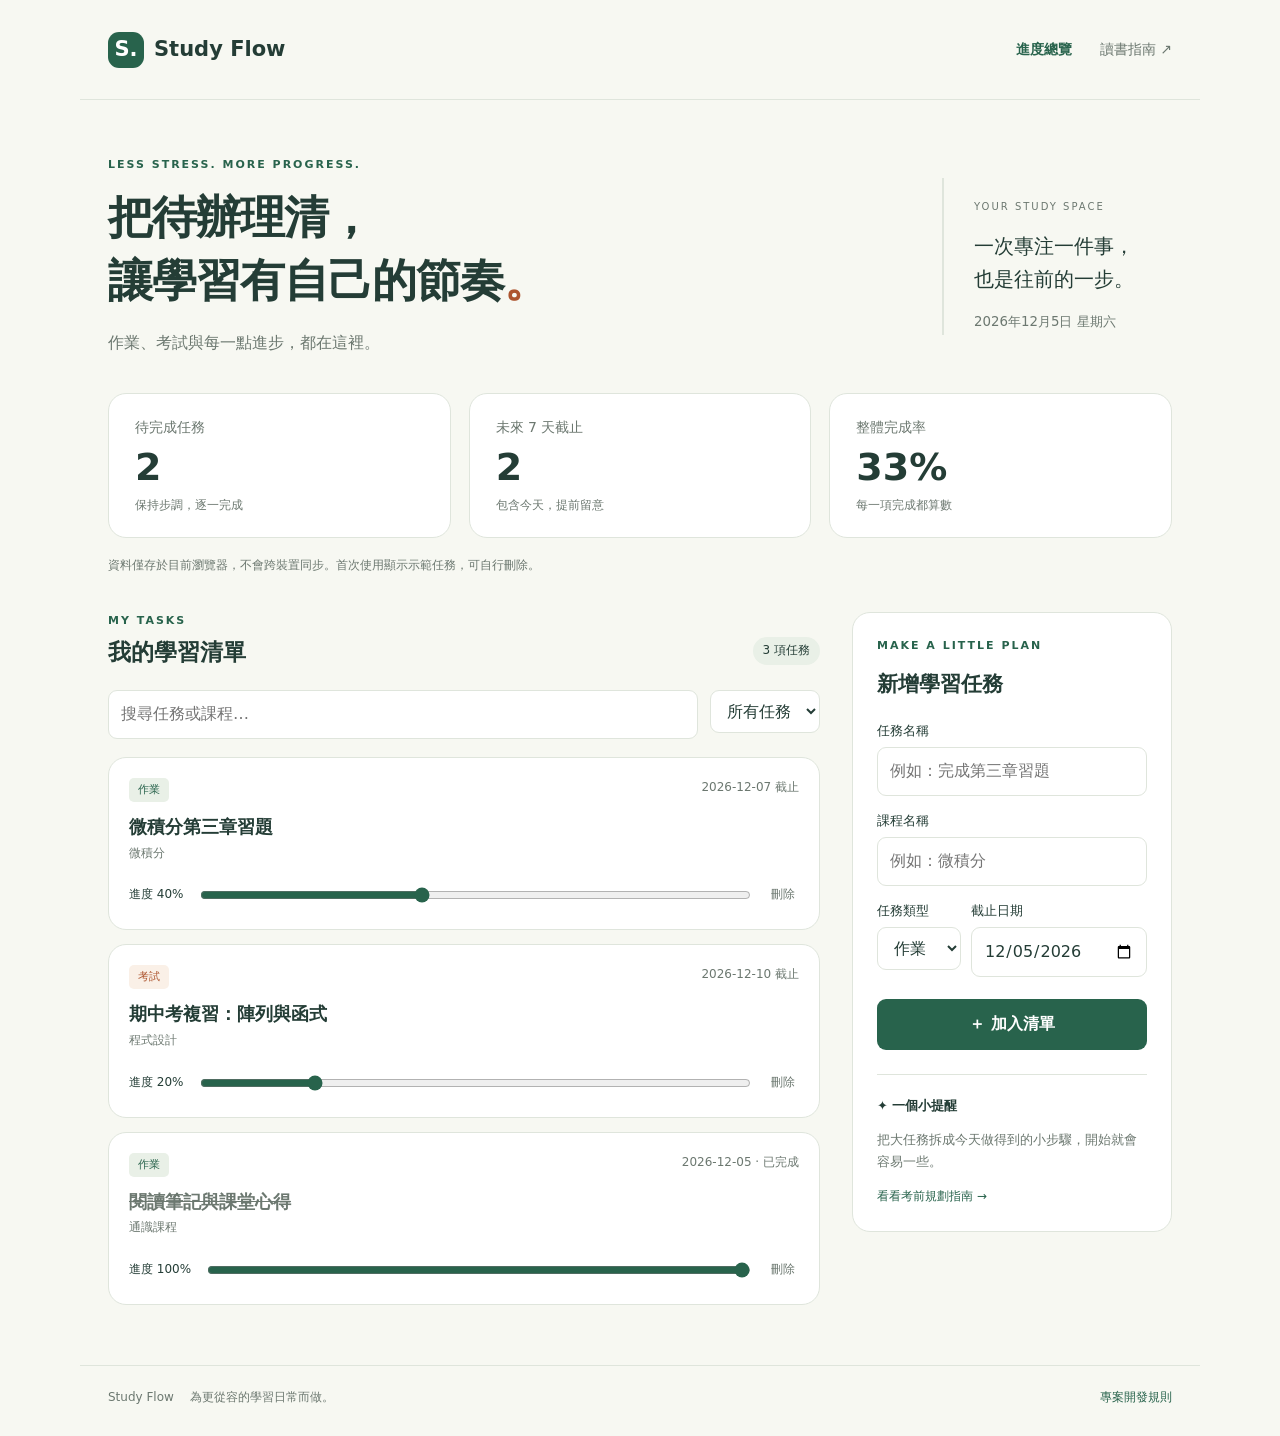
<file: index.html>
<!doctype html>
<html lang="zh-Hant">
<head><meta charset="utf-8"><meta name="viewport" content="width=device-width,initial-scale=1"><meta name="description" content="集中管理作業、考試與讀書進度的個人學習工具。"><title>Study Flow｜學習進度管理</title><link rel="stylesheet" href="assets/styles.css"><script src="assets/app.js" defer></script></head>
<body><a class="skip" href="#main">跳至主要內容</a><header class="nav wrap"><a class="brand" href="index.html"><span class="logo">S.</span> Study Flow</a><nav aria-label="主要導覽"><a href="index.html" aria-current="page">進度總覽</a><a href="guides/index.html">讀書指南 ↗</a></nav></header>
<main id="main" class="wrap"><section class="hero"><div><p class="eyebrow">LESS STRESS. MORE PROGRESS.</p><h1>把待辦理清，<br>讓學習有自己的節奏<span>。</span></h1><p class="subtitle">作業、考試與每一點進步，都在這裡。</p></div><div class="hero-note"><span>YOUR STUDY SPACE</span><p>一次專注一件事，<br>也是往前的一步。</p><small id="today"></small></div></section>
<section class="stats" aria-label="學習統計"><article><span>待完成任務</span><strong id="pending">0</strong><small>保持步調，逐一完成</small></article><article><span>未來 7 天截止</span><strong id="upcoming">0</strong><small>包含今天，提前留意</small></article><article><span>整體完成率</span><strong id="rate">0%</strong><small>每一項完成都算數</small></article></section>
<p class="notice">資料僅存於目前瀏覽器，不會跨裝置同步。首次使用顯示示範任務，可自行刪除。</p><p id="message" class="message" role="status" aria-live="polite"></p>
<div class="workspace"><section class="tasks"><div class="section-title"><div><p class="eyebrow">MY TASKS</p><h2>我的學習清單</h2></div><span id="count" class="badge"></span></div><div class="filters"><label class="search"><span class="sr-only">搜尋任務或課程</span><input id="search" type="search" placeholder="搜尋任務或課程…"></label><label><span class="sr-only">篩選任務</span><select id="filter"><option value="all">所有任務</option><option value="assignment">作業</option><option value="exam">考試</option><option value="done">已完成</option><option value="pending">未完成</option></select></label></div><div id="task-list" class="task-list"></div></section>
<aside class="panel"><p class="eyebrow">MAKE A LITTLE PLAN</p><h2>新增學習任務</h2><form id="task-form"><label for="title">任務名稱</label><input id="title" name="title" required maxlength="80" placeholder="例如：完成第三章習題"><label for="course">課程名稱</label><input id="course" name="course" required maxlength="40" placeholder="例如：微積分"><div class="form-row"><div><label for="type">任務類型</label><select id="type" name="type"><option value="assignment">作業</option><option value="exam">考試</option></select></div><div><label for="due">截止日期</label><input id="due" name="due" type="date" required></div></div><button class="primary" type="submit">＋ 加入清單</button></form><div class="tip"><span>✦ 一個小提醒</span><p>把大任務拆成今天做得到的小步驟，開始就會容易一些。</p><a href="guides/exam-preparation.html">看看考前規劃指南 →</a></div></aside></div>
</main><footer class="wrap">Study Flow <span>為更從容的學習日常而做。</span><a href="AGENTS.md">專案開發規則</a></footer></body></html>
</file>
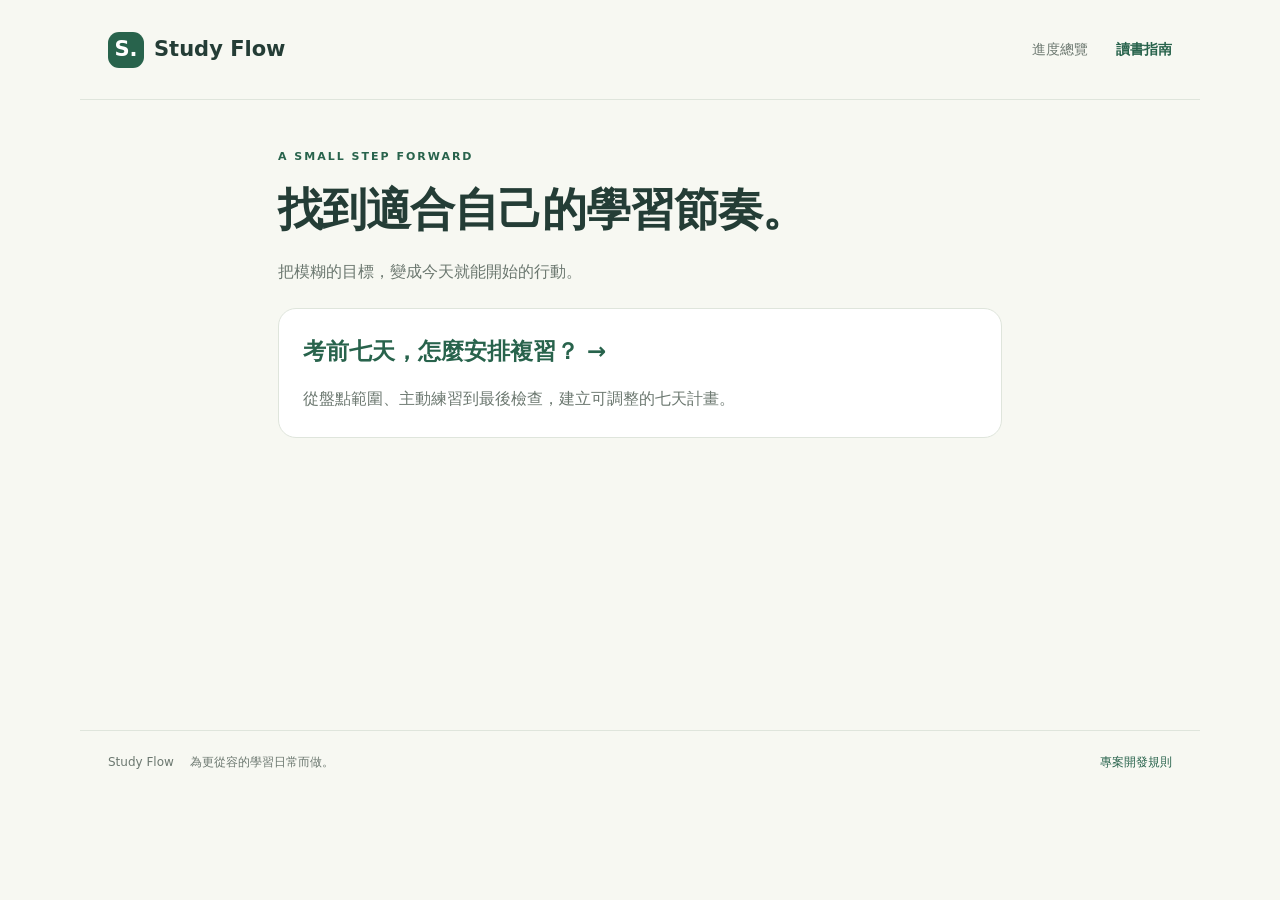
<file: guides/index.html>
<!doctype html><html lang="zh-Hant"><head><meta charset="utf-8"><meta name="viewport" content="width=device-width,initial-scale=1"><meta name="description" content="將學習目標轉化為可執行步驟的讀書指南。"><title>讀書指南｜Study Flow</title><link rel="stylesheet" href="../assets/styles.css"></head><body><a class="skip" href="#main">跳至主要內容</a><header class="nav wrap"><a class="brand" href="../index.html"><span class="logo">S.</span> Study Flow</a><nav aria-label="主要導覽"><a href="../index.html">進度總覽</a><a href="index.html" aria-current="page">讀書指南</a></nav></header><main id="main" class="wrap content"><p class="eyebrow">A SMALL STEP FORWARD</p><h1>找到適合自己的學習節奏。</h1><p class="subtitle">把模糊的目標，變成今天就能開始的行動。</p><a class="guide-card" href="exam-preparation.html"><h2>考前七天，怎麼安排複習？ →</h2><p>從盤點範圍、主動練習到最後檢查，建立可調整的七天計畫。</p></a></main><footer class="wrap">Study Flow <span>為更從容的學習日常而做。</span><a href="../AGENTS.md">專案開發規則</a></footer></body></html>
</file>
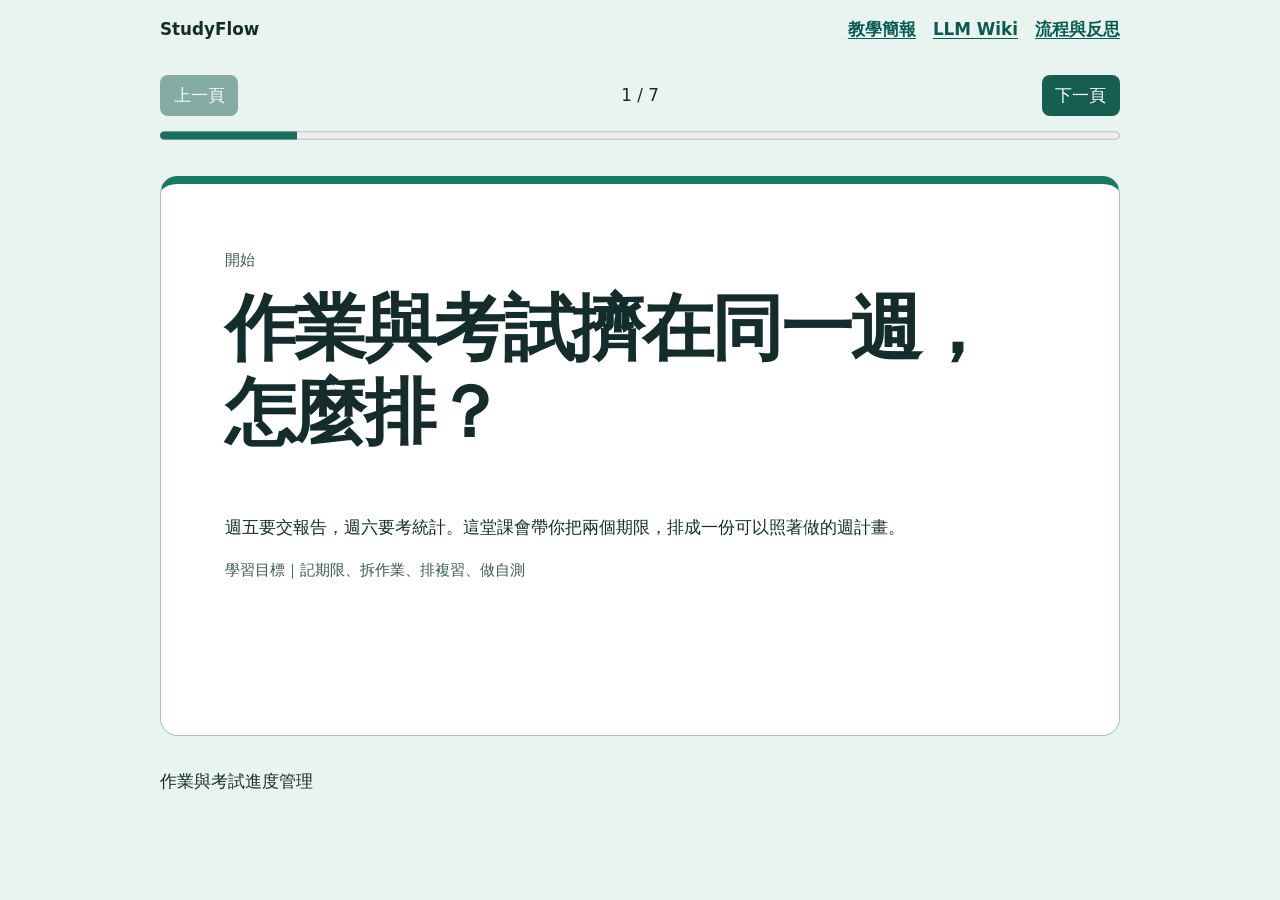
<file: llm-slides.html>
<!doctype html>
<html lang="zh-Hant"><head><meta charset="utf-8"><meta name="viewport" content="width=device-width,initial-scale=1"><title>如何安排作業與考試進度</title><style>*{box-sizing:border-box}body{margin:0;background:#e9f3ef;color:#142d2c;font:1.05rem/1.6 system-ui,sans-serif}header,main,footer{width:min(100% - 2rem,960px);margin:auto}header,footer,.controls{display:flex;justify-content:space-between;align-items:center;gap:.7rem;flex-wrap:wrap;padding:1rem 0}header a{font-weight:700}a{color:#075b50;text-underline-offset:.2em}h1,h2,h3,p{margin-top:0}h1,h2{line-height:1.16;letter-spacing:-.035em}h1{font-size:clamp(2.2rem,7vw,4.5rem)}.slide h2{font-size:clamp(1.8rem,5vw,3.5rem)}.slide,.card{background:#fff;border:1px solid #a7c5bb;border-radius:1.1rem;padding:clamp(1.2rem,6vw,4rem);margin:1rem 0}.slide{min-height:min(64vh,560px);border-top:.55rem solid #177967}.slide:first-child,.hero{background:#103e36;color:#fff}.hero a,.slide:first-child a{color:#d2ffbd}.meta{color:#385b54;font-size:.94rem}.slide:first-child .meta{color:#caf5d7}.columns{display:grid;grid-template-columns:repeat(auto-fit,minmax(min(100%,250px),1fr));gap:1rem}.tile,details{background:#eff7f3;border-radius:.65rem;padding:1rem;color:#142d2c}.tile p,details p{margin-bottom:0}summary{cursor:pointer;font-weight:700}table{width:100%;border-collapse:collapse}th,td{padding:.5rem;text-align:left;vertical-align:top;border-bottom:1px solid #b8d4ca}button{font:inherit;background:#165e50;color:white;border:0;border-radius:.5rem;padding:.45rem .85rem;cursor:pointer}button:disabled{opacity:.47;cursor:default}:focus-visible{outline:3px solid #ad5500;outline-offset:4px}progress{accent-color:#166f5f;width:100%}[hidden]{display:none!important}@media print{body{background:white}.controls,header,footer{display:none!important}.slide[hidden]{display:block!important}.slide{min-height:0;break-after:page}}</style></head>
<body><header><strong>StudyFlow</strong><nav><a href="llm-slides.html">教學簡報</a>　<a href="llm-wiki.html">LLM Wiki</a>　<a href="llm-workflow.html">流程與反思</a></nav></header><main><div class="controls" hidden><button type="button" id="prev">上一頁</button><span id="status" aria-live="polite"></span><button type="button" id="next">下一頁</button><progress max="7" value="1" aria-label="簡報進度"></progress></div><section class="slide"><p class="meta">開始</p><h1>作業與考試擠在同一週，怎麼排？</h1><p>週五要交報告，週六要考統計。這堂課會帶你把兩個期限，排成一份可以照著做的週計畫。</p><p class="meta">學習目標｜記期限、拆作業、排複習、做自測</p></section><section class="slide"><p class="meta">記期限</p><h2>先看截止日，再找能動手的時段</h2><div class="columns"><div class="tile"><h3>學期行事曆</h3><p>週五交報告，週六考統計。把兩件事放在一起，就能提早看見忙碌的一週。</p></div><div class="tile"><h3>週行事曆</h3><p>先填上課、打工等固定行程，再看週一到週四的哪些時段能用。</p></div></div><p class="meta">Wiki 依據 <a href="llm-wiki.html#W1">W1</a></p></section><section class="slide"><p class="meta">拆作業</p><h2>把「寫報告」拆成今天做得到的事</h2><ol><li>列出三個小標。</li><li>依小標寫出初稿。</li><li>核對引用和格式，準備上傳。</li></ol><p>每一步都寫下完成時看得到的成果，例如三個小標或一份初稿。</p><p class="meta">Wiki 依據 <a href="llm-wiki.html#W2">W2</a></p></section><section class="slide"><p class="meta">排複習</p><h2>讓同一個考試範圍出現兩次</h2><div class="columns"><div class="tile"><h3>週二｜第一次</h3><p>整理抽樣分配的概念，再試做一道題。</p></div><div class="tile"><h3>週四｜第二次</h3><p>回想週二的概念，重做當時卡住的題目。</p></div></div><p>依自己的空檔安排間隔。週二和週四是示例。</p><p class="meta">Wiki 依據 <a href="llm-wiki.html#W3">W3</a></p></section><section class="slide"><p class="meta">做自測</p><h2>先回想，再核對</h2><ol><li>闔上筆記，寫出抽樣分配的意思。</li><li>打開筆記比對，圈出漏掉的關鍵詞。</li><li>下一次複習，先回答同一題。</li></ol><p>這種從記憶找出答案的做法叫提取練習。</p><p class="meta">Wiki 依據 <a href="llm-wiki.html#W4">W4</a></p></section><section class="slide"><p class="meta">看範例</p><h2>一張表排好報告與統計</h2><table><thead><tr><th scope="col">日期</th><th scope="col">要做的事</th></tr></thead><tbody><tr><td>週一</td><td>報告列大綱</td></tr><tr><td>週二</td><td>統計第一次複習</td></tr><tr><td>週三</td><td>寫報告初稿</td></tr><tr><td>週四</td><td>報告檢查引用，統計第二次複習與自測</td></tr><tr><td>週五、週六</td><td>週五上傳報告，週六參加考試</td></tr></tbody></table><p>如果週四突然有事，先找一個仍早於期限的空檔，移動尚未完成的小步驟。</p><p class="meta">Wiki 依據 <a href="llm-wiki.html#W1">W1</a> · <a href="llm-wiki.html#W2">W2</a> · <a href="llm-wiki.html#W3">W3</a> · <a href="llm-wiki.html#W4">W4</a></p></section><section class="slide"><p class="meta">換你試試</p><h2>現在排出你自己的下一週</h2><p>寫下一項作業和一場考試。為作業列出第一個小步驟，為考試找兩段空檔，並寫一道可以先憑記憶回答的題目。</p><details><summary>展開自我檢查</summary><p>我有記下兩個期限。第一步能看出做到什麼程度。兩次複習落在考前。我會先作答，再打開筆記核對。</p></details><p class="meta">Wiki 依據 <a href="llm-wiki.html#W1">W1</a> · <a href="llm-wiki.html#W2">W2</a> · <a href="llm-wiki.html#W3">W3</a> · <a href="llm-wiki.html#W4">W4</a></p></section></main><footer><span>作業與考試進度管理</span></footer><script>
const slides = Array.from(document.querySelectorAll('.slide'));
const controls = document.querySelector('.controls');
const prev = document.getElementById('prev');
const next = document.getElementById('next');
const status = document.getElementById('status');
const progress = document.querySelector('progress');
let active = 0;
function show(index) {
  active = Math.max(0, Math.min(slides.length - 1, index));
  slides.forEach((slide, position) => { slide.hidden = position !== active; });
  prev.disabled = active === 0;
  next.disabled = active === slides.length - 1;
  status.textContent = (active + 1) + ' / ' + slides.length;
  progress.value = active + 1;
}
controls.hidden = false;
show(0);
prev.addEventListener('click', () => show(active - 1));
next.addEventListener('click', () => show(active + 1));
document.addEventListener('keydown', (event) => {
  if (event.altKey || event.ctrlKey || event.metaKey || event.shiftKey) return;
  if (event.key === 'ArrowLeft') show(active - 1);
  if (event.key === 'ArrowRight') show(active + 1);
});
</script></body></html>
</file>
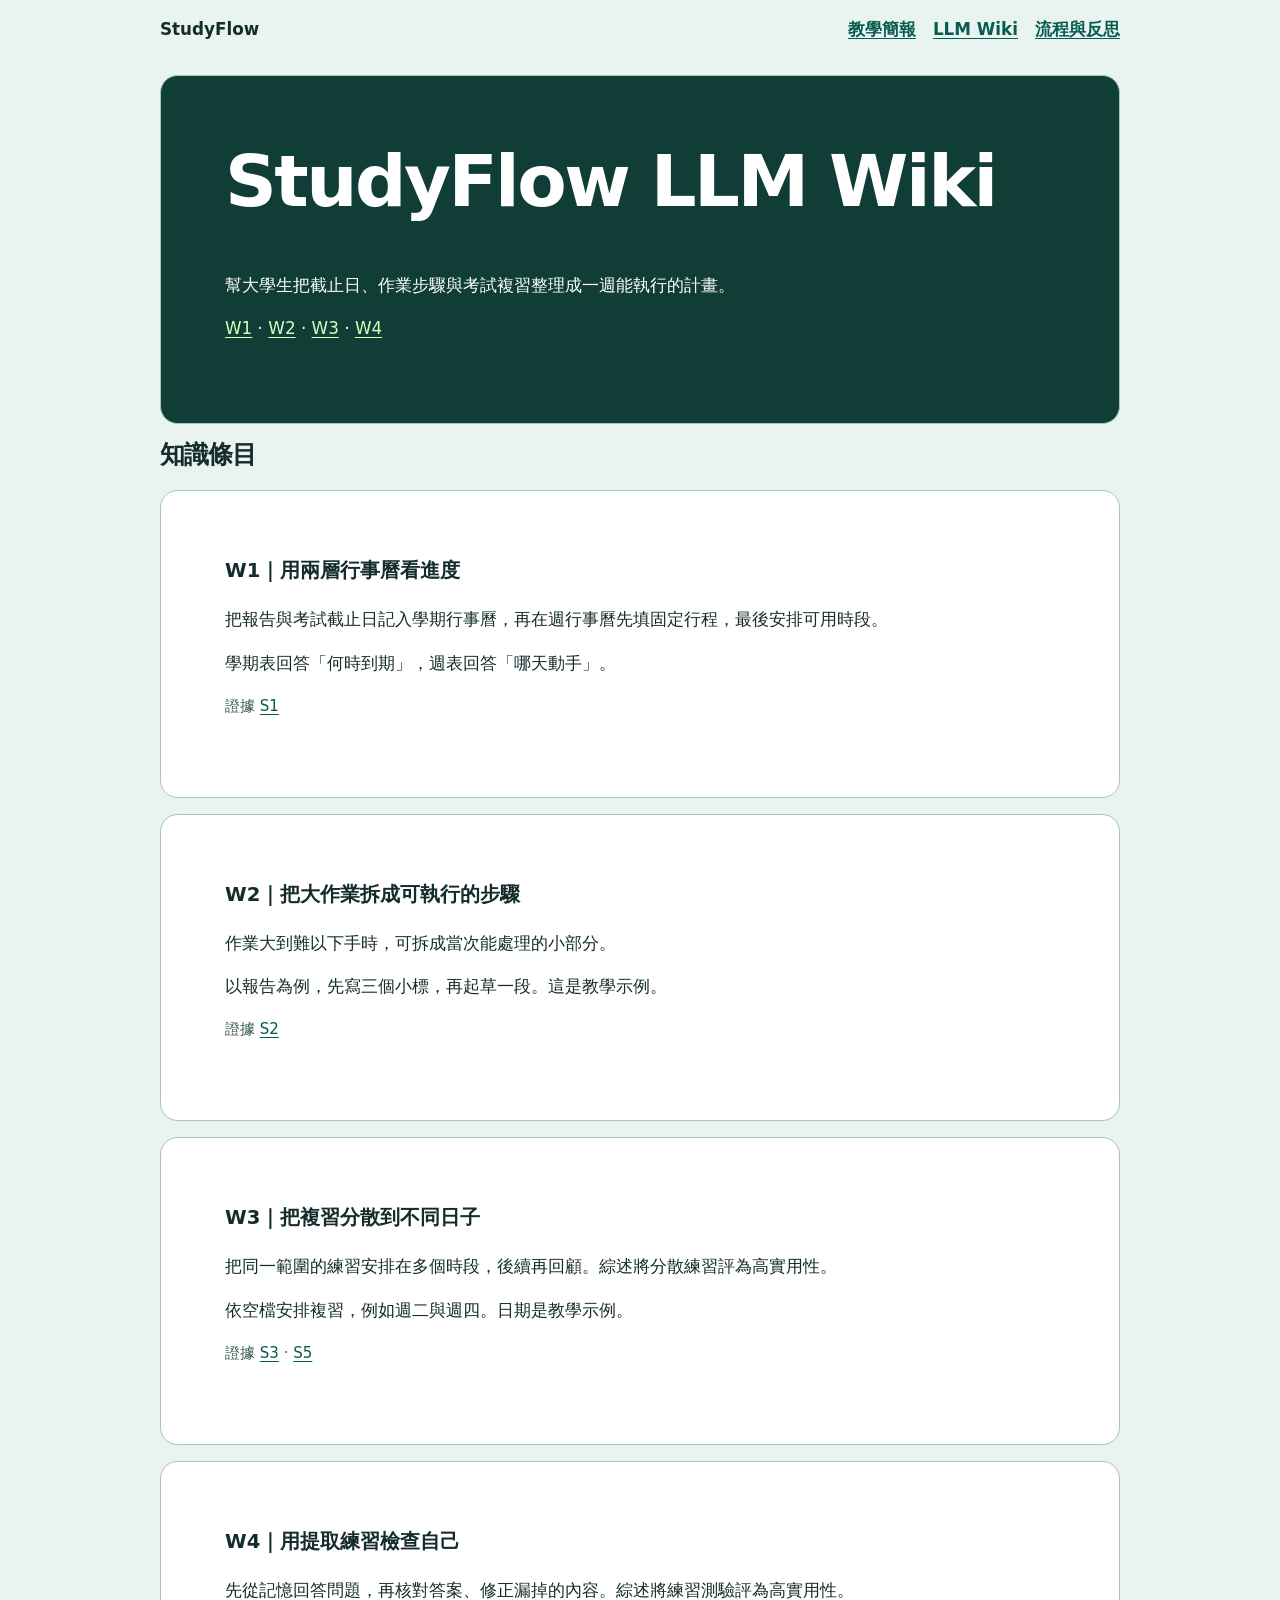
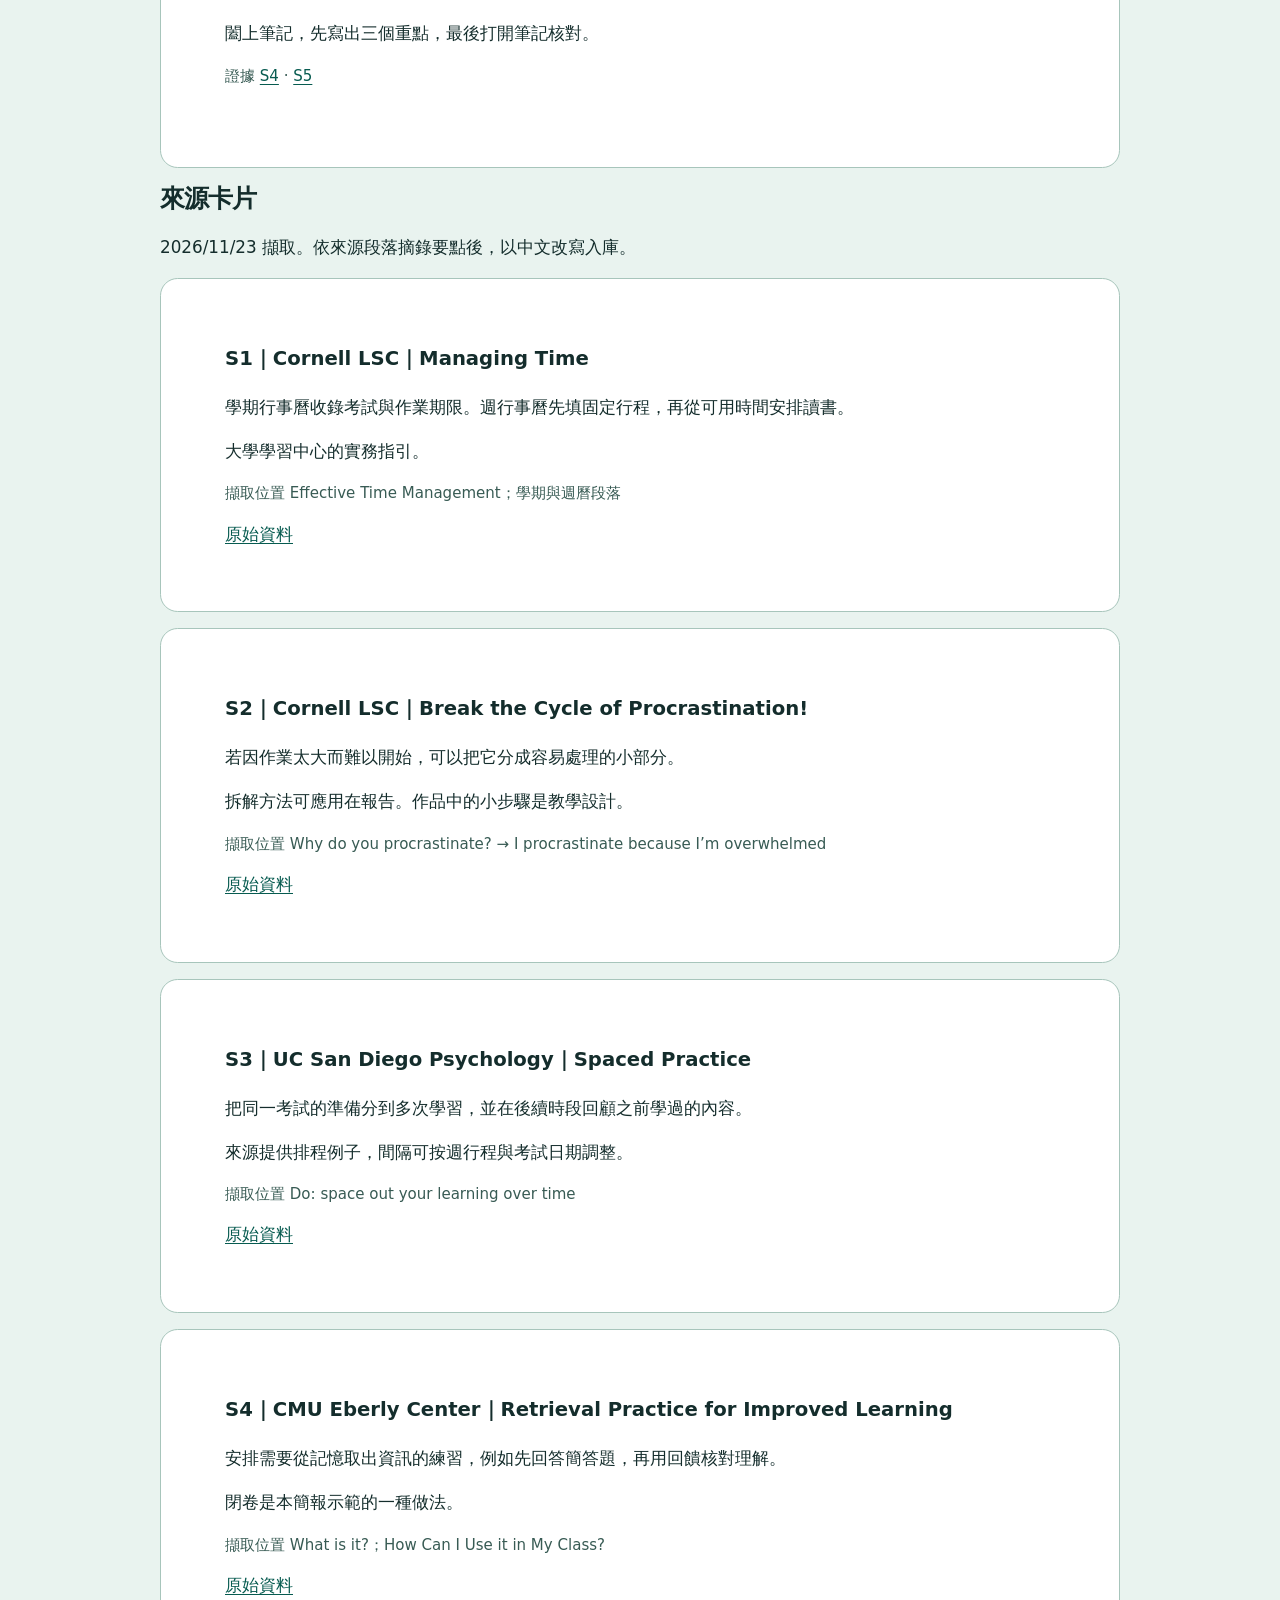
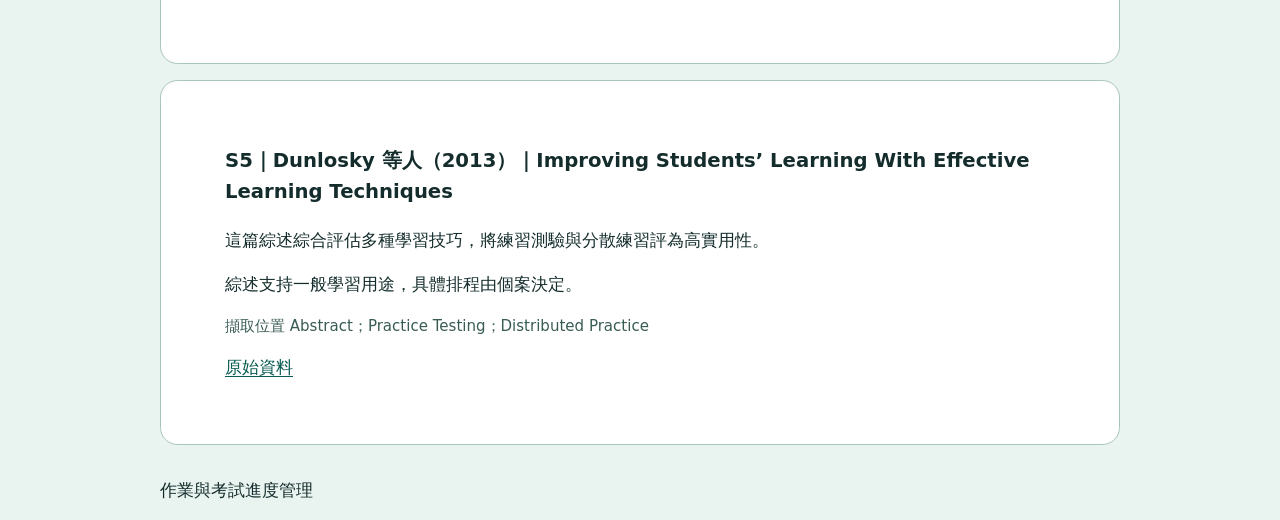
<file: llm-wiki.html>
<!doctype html>
<html lang="zh-Hant"><head><meta charset="utf-8"><meta name="viewport" content="width=device-width,initial-scale=1"><title>StudyFlow LLM Wiki</title><style>*{box-sizing:border-box}body{margin:0;background:#e9f3ef;color:#142d2c;font:1.05rem/1.6 system-ui,sans-serif}header,main,footer{width:min(100% - 2rem,960px);margin:auto}header,footer,.controls{display:flex;justify-content:space-between;align-items:center;gap:.7rem;flex-wrap:wrap;padding:1rem 0}header a{font-weight:700}a{color:#075b50;text-underline-offset:.2em}h1,h2,h3,p{margin-top:0}h1,h2{line-height:1.16;letter-spacing:-.035em}h1{font-size:clamp(2.2rem,7vw,4.5rem)}.slide h2{font-size:clamp(1.8rem,5vw,3.5rem)}.slide,.card{background:#fff;border:1px solid #a7c5bb;border-radius:1.1rem;padding:clamp(1.2rem,6vw,4rem);margin:1rem 0}.slide{min-height:min(64vh,560px);border-top:.55rem solid #177967}.slide:first-child,.hero{background:#103e36;color:#fff}.hero a,.slide:first-child a{color:#d2ffbd}.meta{color:#385b54;font-size:.94rem}.slide:first-child .meta{color:#caf5d7}.columns{display:grid;grid-template-columns:repeat(auto-fit,minmax(min(100%,250px),1fr));gap:1rem}.tile,details{background:#eff7f3;border-radius:.65rem;padding:1rem;color:#142d2c}.tile p,details p{margin-bottom:0}summary{cursor:pointer;font-weight:700}table{width:100%;border-collapse:collapse}th,td{padding:.5rem;text-align:left;vertical-align:top;border-bottom:1px solid #b8d4ca}button{font:inherit;background:#165e50;color:white;border:0;border-radius:.5rem;padding:.45rem .85rem;cursor:pointer}button:disabled{opacity:.47;cursor:default}:focus-visible{outline:3px solid #ad5500;outline-offset:4px}progress{accent-color:#166f5f;width:100%}[hidden]{display:none!important}@media print{body{background:white}.controls,header,footer{display:none!important}.slide[hidden]{display:block!important}.slide{min-height:0;break-after:page}}</style></head>
<body><header><strong>StudyFlow</strong><nav><a href="llm-slides.html">教學簡報</a>　<a href="llm-wiki.html">LLM Wiki</a>　<a href="llm-workflow.html">流程與反思</a></nav></header><main><div class="card hero"><h1>StudyFlow LLM Wiki</h1><p>幫大學生把截止日、作業步驟與考試複習整理成一週能執行的計畫。</p><p><a href="#W1">W1</a> · <a href="#W2">W2</a> · <a href="#W3">W3</a> · <a href="#W4">W4</a></p></div>
<h2>知識條目</h2><article class="card" id="W1"><h3>W1｜用兩層行事曆看進度</h3><p>把報告與考試截止日記入學期行事曆，再在週行事曆先填固定行程，最後安排可用時段。</p><p>學期表回答「何時到期」，週表回答「哪天動手」。</p><p class="meta">證據 <a href="#S1">S1</a></p></article><article class="card" id="W2"><h3>W2｜把大作業拆成可執行的步驟</h3><p>作業大到難以下手時，可拆成當次能處理的小部分。</p><p>以報告為例，先寫三個小標，再起草一段。這是教學示例。</p><p class="meta">證據 <a href="#S2">S2</a></p></article><article class="card" id="W3"><h3>W3｜把複習分散到不同日子</h3><p>把同一範圍的練習安排在多個時段，後續再回顧。綜述將分散練習評為高實用性。</p><p>依空檔安排複習，例如週二與週四。日期是教學示例。</p><p class="meta">證據 <a href="#S3">S3</a> · <a href="#S5">S5</a></p></article><article class="card" id="W4"><h3>W4｜用提取練習檢查自己</h3><p>先從記憶回答問題，再核對答案、修正漏掉的內容。綜述將練習測驗評為高實用性。</p><p>闔上筆記，先寫出三個重點，最後打開筆記核對。</p><p class="meta">證據 <a href="#S4">S4</a> · <a href="#S5">S5</a></p></article>
<h2>來源卡片</h2><p>2026/11/23 擷取。依來源段落摘錄要點後，以中文改寫入庫。</p><article class="card" id="S1"><h3>S1｜Cornell LSC｜Managing Time</h3><p>學期行事曆收錄考試與作業期限。週行事曆先填固定行程，再從可用時間安排讀書。</p><p>大學學習中心的實務指引。</p><p class="meta">擷取位置 Effective Time Management；學期與週曆段落</p><a href="https://lsc.cornell.edu/managing-time/">原始資料</a></article><article class="card" id="S2"><h3>S2｜Cornell LSC｜Break the Cycle of Procrastination!</h3><p>若因作業太大而難以開始，可以把它分成容易處理的小部分。</p><p>拆解方法可應用在報告。作品中的小步驟是教學設計。</p><p class="meta">擷取位置 Why do you procrastinate? → I procrastinate because I’m overwhelmed</p><a href="https://lsc.cornell.edu/break-the-cycle-of-procrastination/">原始資料</a></article><article class="card" id="S3"><h3>S3｜UC San Diego Psychology｜Spaced Practice</h3><p>把同一考試的準備分到多次學習，並在後續時段回顧之前學過的內容。</p><p>來源提供排程例子，間隔可按週行程與考試日期調整。</p><p class="meta">擷取位置 Do: space out your learning over time</p><a href="https://psychology.ucsd.edu/undergraduate-program/undergraduate-resources/academic-writing-resources/effective-studying/spaced-practice.html">原始資料</a></article><article class="card" id="S4"><h3>S4｜CMU Eberly Center｜Retrieval Practice for Improved Learning</h3><p>安排需要從記憶取出資訊的練習，例如先回答簡答題，再用回饋核對理解。</p><p>閉卷是本簡報示範的一種做法。</p><p class="meta">擷取位置 What is it?；How Can I Use it in My Class?</p><a href="https://www.cmu.edu/teaching/resources/instructionalstrategies/activelearningstrategies/retrievalpractice/">原始資料</a></article><article class="card" id="S5"><h3>S5｜Dunlosky 等人（2013）｜Improving Students’ Learning With Effective Learning Techniques</h3><p>這篇綜述綜合評估多種學習技巧，將練習測驗與分散練習評為高實用性。</p><p>綜述支持一般學習用途，具體排程由個案決定。</p><p class="meta">擷取位置 Abstract；Practice Testing；Distributed Practice</p><a href="https://journals.sagepub.com/stoken/rbtfl/Z10jaVH/60XQM/full">原始資料</a></article></main><footer><span>作業與考試進度管理</span></footer></body></html>
</file>
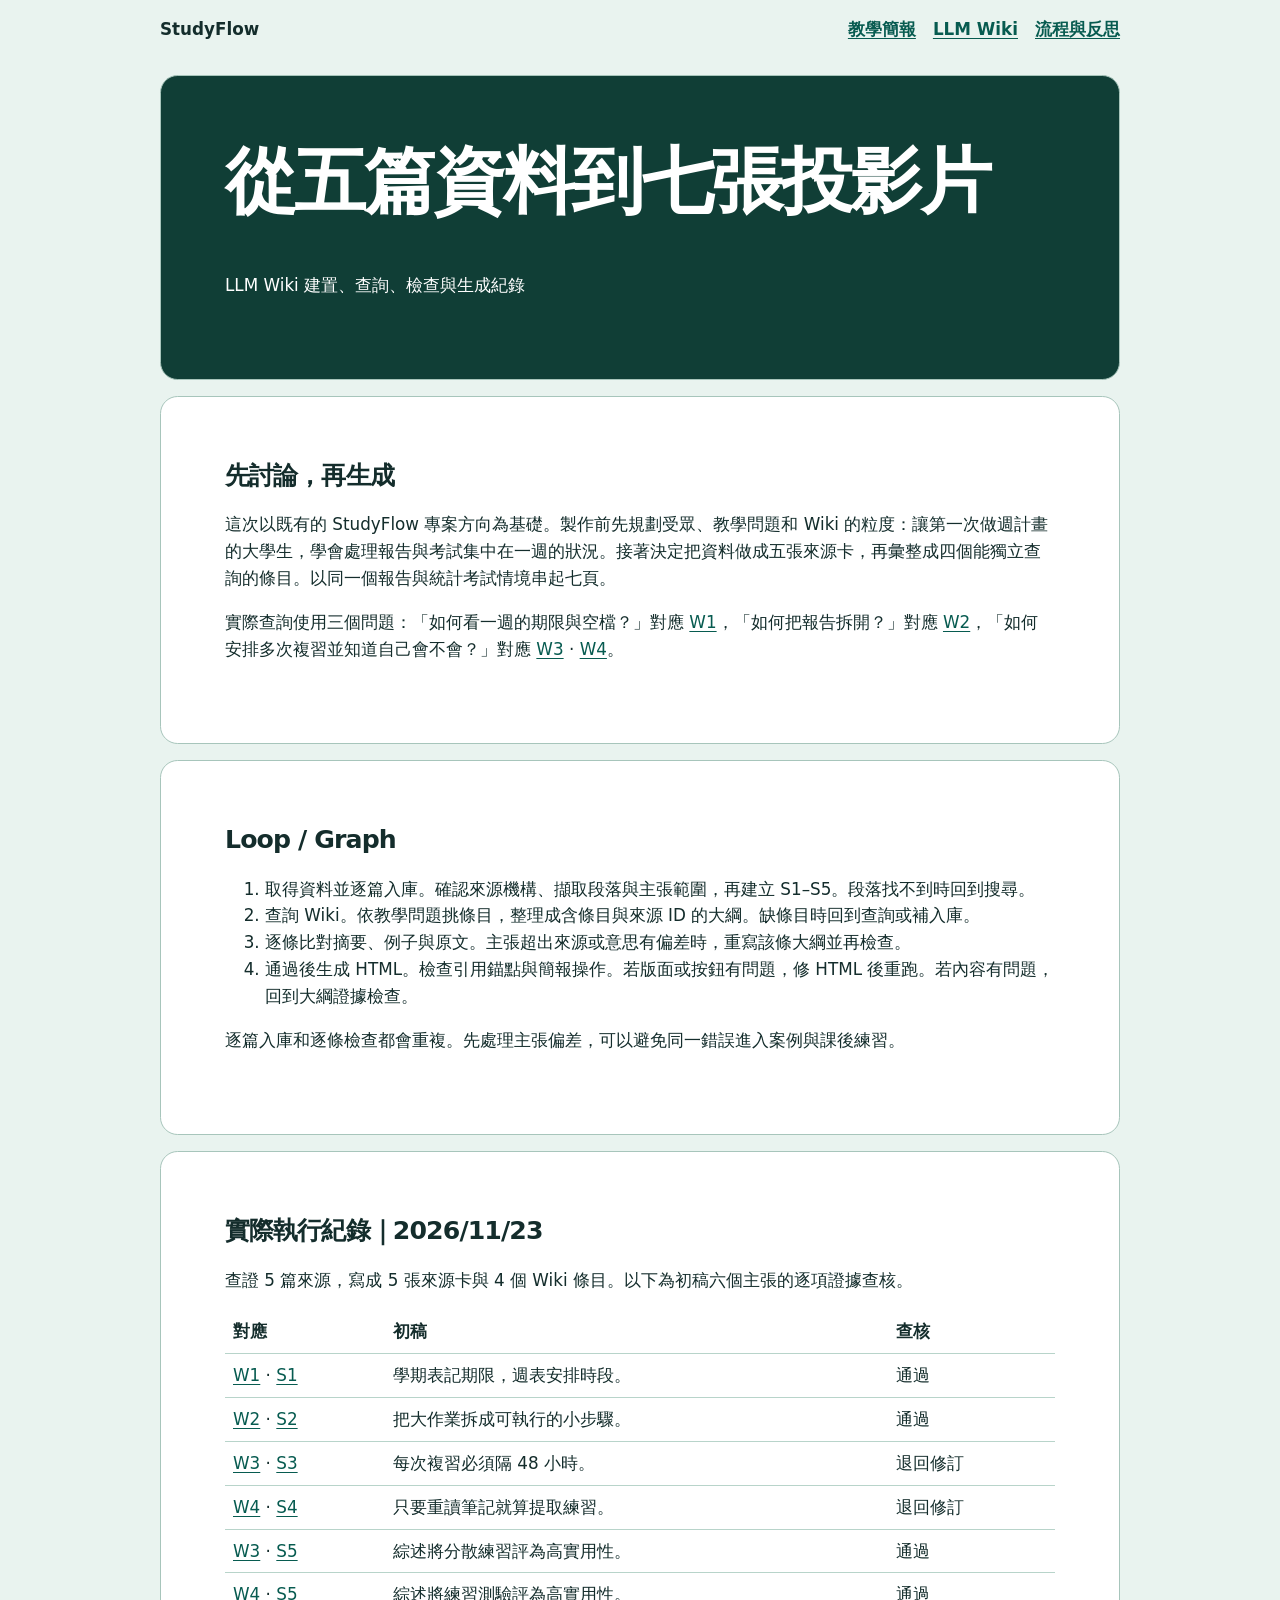
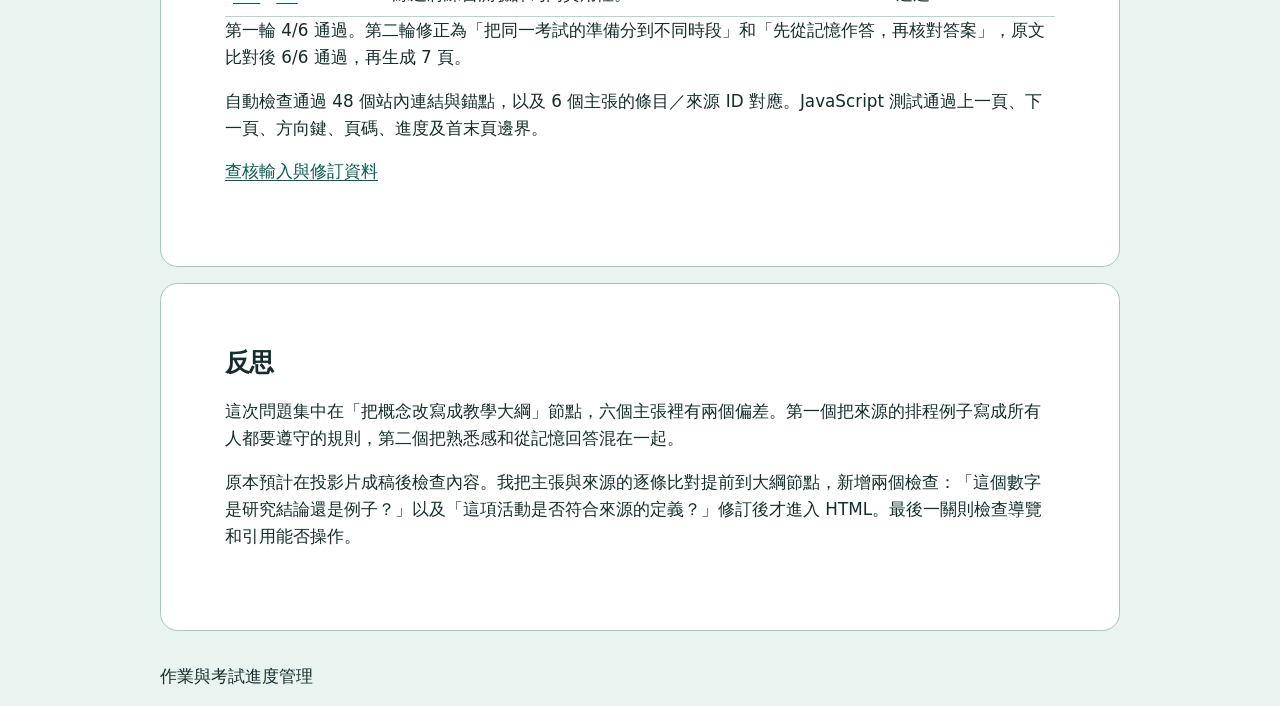
<file: llm-workflow.html>
<!doctype html>
<html lang="zh-Hant"><head><meta charset="utf-8"><meta name="viewport" content="width=device-width,initial-scale=1"><title>StudyFlow｜流程與反思</title><style>*{box-sizing:border-box}body{margin:0;background:#e9f3ef;color:#142d2c;font:1.05rem/1.6 system-ui,sans-serif}header,main,footer{width:min(100% - 2rem,960px);margin:auto}header,footer,.controls{display:flex;justify-content:space-between;align-items:center;gap:.7rem;flex-wrap:wrap;padding:1rem 0}header a{font-weight:700}a{color:#075b50;text-underline-offset:.2em}h1,h2,h3,p{margin-top:0}h1,h2{line-height:1.16;letter-spacing:-.035em}h1{font-size:clamp(2.2rem,7vw,4.5rem)}.slide h2{font-size:clamp(1.8rem,5vw,3.5rem)}.slide,.card{background:#fff;border:1px solid #a7c5bb;border-radius:1.1rem;padding:clamp(1.2rem,6vw,4rem);margin:1rem 0}.slide{min-height:min(64vh,560px);border-top:.55rem solid #177967}.slide:first-child,.hero{background:#103e36;color:#fff}.hero a,.slide:first-child a{color:#d2ffbd}.meta{color:#385b54;font-size:.94rem}.slide:first-child .meta{color:#caf5d7}.columns{display:grid;grid-template-columns:repeat(auto-fit,minmax(min(100%,250px),1fr));gap:1rem}.tile,details{background:#eff7f3;border-radius:.65rem;padding:1rem;color:#142d2c}.tile p,details p{margin-bottom:0}summary{cursor:pointer;font-weight:700}table{width:100%;border-collapse:collapse}th,td{padding:.5rem;text-align:left;vertical-align:top;border-bottom:1px solid #b8d4ca}button{font:inherit;background:#165e50;color:white;border:0;border-radius:.5rem;padding:.45rem .85rem;cursor:pointer}button:disabled{opacity:.47;cursor:default}:focus-visible{outline:3px solid #ad5500;outline-offset:4px}progress{accent-color:#166f5f;width:100%}[hidden]{display:none!important}@media print{body{background:white}.controls,header,footer{display:none!important}.slide[hidden]{display:block!important}.slide{min-height:0;break-after:page}}</style></head>
<body><header><strong>StudyFlow</strong><nav><a href="llm-slides.html">教學簡報</a>　<a href="llm-wiki.html">LLM Wiki</a>　<a href="llm-workflow.html">流程與反思</a></nav></header><main><div class="card hero"><h1>從五篇資料到七張投影片</h1><p>LLM Wiki 建置、查詢、檢查與生成紀錄</p></div>
<section class="card"><h2>先討論，再生成</h2><p>這次以既有的 StudyFlow 專案方向為基礎。製作前先規劃受眾、教學問題和 Wiki 的粒度：讓第一次做週計畫的大學生，學會處理報告與考試集中在一週的狀況。接著決定把資料做成五張來源卡，再彙整成四個能獨立查詢的條目。以同一個報告與統計考試情境串起七頁。</p><p>實際查詢使用三個問題：「如何看一週的期限與空檔？」對應 <a href="llm-wiki.html#W1">W1</a>，「如何把報告拆開？」對應 <a href="llm-wiki.html#W2">W2</a>，「如何安排多次複習並知道自己會不會？」對應 <a href="llm-wiki.html#W3">W3</a> · <a href="llm-wiki.html#W4">W4</a>。</p></section>
<section class="card"><h2>Loop / Graph</h2><ol><li>取得資料並逐篇入庫。確認來源機構、擷取段落與主張範圍，再建立 S1–S5。段落找不到時回到搜尋。</li><li>查詢 Wiki。依教學問題挑條目，整理成含條目與來源 ID 的大綱。缺條目時回到查詢或補入庫。</li><li>逐條比對摘要、例子與原文。主張超出來源或意思有偏差時，重寫該條大綱並再檢查。</li><li>通過後生成 HTML。檢查引用錨點與簡報操作。若版面或按鈕有問題，修 HTML 後重跑。若內容有問題，回到大綱證據檢查。</li></ol><p>逐篇入庫和逐條檢查都會重複。先處理主張偏差，可以避免同一錯誤進入案例與課後練習。</p></section>
<section class="card"><h2>實際執行紀錄｜2026/11/23</h2><p>查證 5 篇來源，寫成 5 張來源卡與 4 個 Wiki 條目。以下為初稿六個主張的逐項證據查核。</p><table><thead><tr><th>對應</th><th>初稿</th><th>查核</th></tr></thead><tbody><tr><td><a href="llm-wiki.html#W1">W1</a> · <a href="llm-wiki.html#S1">S1</a></td><td>學期表記期限，週表安排時段。</td><td>通過</td></tr><tr><td><a href="llm-wiki.html#W2">W2</a> · <a href="llm-wiki.html#S2">S2</a></td><td>把大作業拆成可執行的小步驟。</td><td>通過</td></tr><tr><td><a href="llm-wiki.html#W3">W3</a> · <a href="llm-wiki.html#S3">S3</a></td><td>每次複習必須隔 48 小時。</td><td>退回修訂</td></tr><tr><td><a href="llm-wiki.html#W4">W4</a> · <a href="llm-wiki.html#S4">S4</a></td><td>只要重讀筆記就算提取練習。</td><td>退回修訂</td></tr><tr><td><a href="llm-wiki.html#W3">W3</a> · <a href="llm-wiki.html#S5">S5</a></td><td>綜述將分散練習評為高實用性。</td><td>通過</td></tr><tr><td><a href="llm-wiki.html#W4">W4</a> · <a href="llm-wiki.html#S5">S5</a></td><td>綜述將練習測驗評為高實用性。</td><td>通過</td></tr></tbody></table><p>第一輪 4/6 通過。第二輪修正為「把同一考試的準備分到不同時段」和「先從記憶作答，再核對答案」，原文比對後 6/6 通過，再生成 7 頁。</p><p>自動檢查通過 48 個站內連結與錨點，以及 6 個主張的條目／來源 ID 對應。JavaScript 測試通過上一頁、下一頁、方向鍵、頁碼、進度及首末頁邊界。</p><p><a href="llm-audit.json">查核輸入與修訂資料</a></p></section>
<section class="card"><h2>反思</h2><p>這次問題集中在「把概念改寫成教學大綱」節點，六個主張裡有兩個偏差。第一個把來源的排程例子寫成所有人都要遵守的規則，第二個把熟悉感和從記憶回答混在一起。</p><p>原本預計在投影片成稿後檢查內容。我把主張與來源的逐條比對提前到大綱節點，新增兩個檢查：「這個數字是研究結論還是例子？」以及「這項活動是否符合來源的定義？」修訂後才進入 HTML。最後一關則檢查導覽和引用能否操作。</p></section></main><footer><span>作業與考試進度管理</span></footer></body></html>
</file>
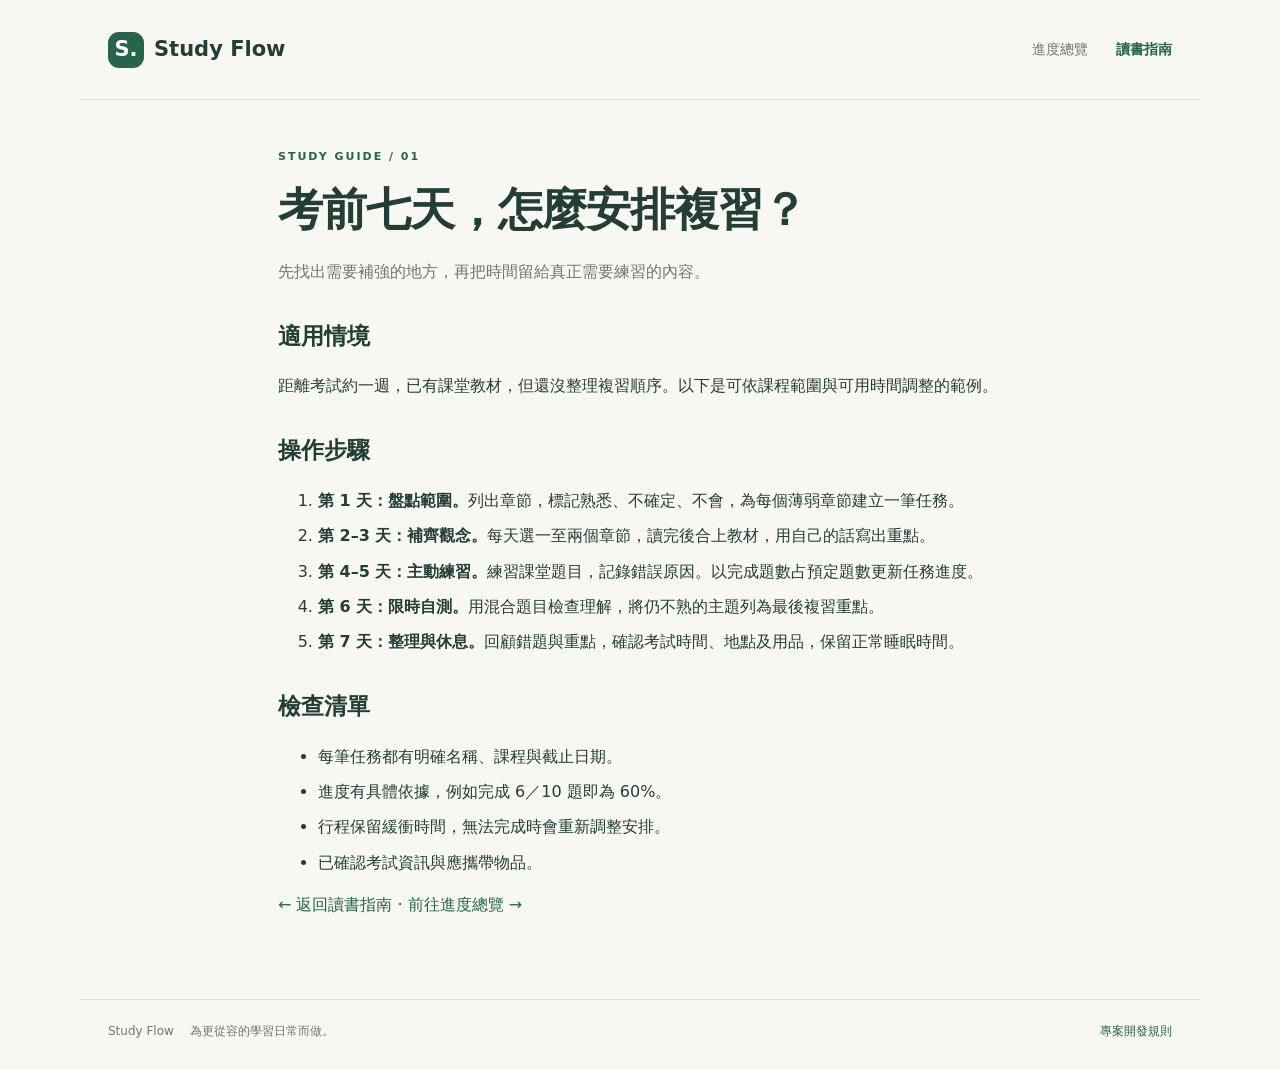
<file: guides/exam-preparation.html>
<!doctype html><html lang="zh-Hant"><head><meta charset="utf-8"><meta name="viewport" content="width=device-width,initial-scale=1"><meta name="description" content="利用七天安排考前複習，並把每一步加入學習進度清單。"><title>考前七天複習規劃｜Study Flow</title><link rel="stylesheet" href="../assets/styles.css"></head><body><a class="skip" href="#main">跳至主要內容</a><header class="nav wrap"><a class="brand" href="../index.html"><span class="logo">S.</span> Study Flow</a><nav aria-label="主要導覽"><a href="../index.html">進度總覽</a><a href="index.html" aria-current="page">讀書指南</a></nav></header><main id="main" class="wrap content"><p class="eyebrow">STUDY GUIDE / 01</p><h1>考前七天，怎麼安排複習？</h1><p class="subtitle">先找出需要補強的地方，再把時間留給真正需要練習的內容。</p><h2>適用情境</h2><p>距離考試約一週，已有課堂教材，但還沒整理複習順序。以下是可依課程範圍與可用時間調整的範例。</p><h2>操作步驟</h2><ol><li><strong>第 1 天：盤點範圍。</strong>列出章節，標記熟悉、不確定、不會，為每個薄弱章節建立一筆任務。</li><li><strong>第 2–3 天：補齊觀念。</strong>每天選一至兩個章節，讀完後合上教材，用自己的話寫出重點。</li><li><strong>第 4–5 天：主動練習。</strong>練習課堂題目，記錄錯誤原因。以完成題數占預定題數更新任務進度。</li><li><strong>第 6 天：限時自測。</strong>用混合題目檢查理解，將仍不熟的主題列為最後複習重點。</li><li><strong>第 7 天：整理與休息。</strong>回顧錯題與重點，確認考試時間、地點及用品，保留正常睡眠時間。</li></ol><h2>檢查清單</h2><ul><li>每筆任務都有明確名稱、課程與截止日期。</li><li>進度有具體依據，例如完成 6／10 題即為 60%。</li><li>行程保留緩衝時間，無法完成時會重新調整安排。</li><li>已確認考試資訊與應攜帶物品。</li></ul><p><a href="index.html">← 返回讀書指南</a> · <a href="../index.html">前往進度總覽 →</a></p></main><footer class="wrap">Study Flow <span>為更從容的學習日常而做。</span><a href="../AGENTS.md">專案開發規則</a></footer></body></html>
</file>
<file: assets/styles.css>
:root{--bg:#f7f8f2;--paper:#fff;--ink:#243d36;--muted:#6c7870;--green:#28634c;--soft:#e9f0e7;--orange:#ad542e;--line:#dfe5dc;--radius:18px}*{box-sizing:border-box}body{margin:0;background:var(--bg);color:var(--ink);font:16px/1.65 system-ui,-apple-system,"Microsoft JhengHei",sans-serif}a{color:var(--green);text-decoration:none}a:hover{text-decoration:underline}button,input,select{font:inherit}button,a,input,select{touch-action:manipulation}button{cursor:pointer}button:focus-visible,a:focus-visible,input:focus-visible,select:focus-visible{outline:3px solid var(--orange);outline-offset:3px}.wrap{max-width:1120px;margin:auto;padding-left:28px;padding-right:28px}.nav{height:100px;display:flex;align-items:center;justify-content:space-between;border-bottom:1px solid var(--line)}.brand{display:flex;align-items:center;gap:10px;font-weight:750;font-size:21px;color:var(--ink)}.logo{background:var(--green);color:var(--paper);width:36px;height:36px;display:grid;place-items:center;border-radius:11px}nav{display:flex;gap:28px;font-size:14px}nav a{color:var(--muted)}nav [aria-current]{color:var(--green);font-weight:700}.hero{display:flex;justify-content:space-between;gap:32px;padding:56px 0 36px}.eyebrow{font-size:11px;letter-spacing:2px;color:var(--green);font-weight:750;margin:0 0 12px}h1{font-size:clamp(30px,4vw,45px);line-height:1.4;letter-spacing:-1px;margin:0;font-weight:750}h1 span{color:var(--orange)}.subtitle{color:var(--muted);margin:18px 0 0}.hero-note{border-left:2px solid var(--line);padding:14px 0 0 30px;align-self:center;min-width:230px}.hero-note>span{font-size:10px;letter-spacing:2px;color:var(--muted)}.hero-note p{font-size:20px;margin:12px 0}.hero-note small{color:var(--muted)}.stats{display:grid;grid-template-columns:repeat(3,1fr);gap:18px}.stats article{border:1px solid var(--line);border-radius:var(--radius);padding:22px 26px;background:var(--paper);display:flex;flex-direction:column}.stats span{font-size:14px;color:var(--muted)}.stats strong{font-size:38px;line-height:1.5;font-weight:650}.stats small{color:var(--muted);font-size:12px}.notice{font-size:12px;color:var(--muted);margin:18px 0}.message{color:var(--orange);font-size:14px}.message:empty{display:none}.workspace{display:grid;grid-template-columns:minmax(0,1fr) 320px;gap:32px;margin-top:36px;margin-bottom:60px}h2{font-size:23px;margin:0 0 18px}.section-title{display:flex;align-items:center;justify-content:space-between}.section-title .eyebrow{margin:0}.section-title h2{margin:4px 0 18px}.badge{font-size:12px;background:var(--soft);padding:4px 10px;border-radius:20px}.filters{display:flex;gap:12px;margin-bottom:18px}.search{flex:1;min-width:0}input,select{width:100%;border:1px solid var(--line);border-radius:9px;padding:10px 12px;background:var(--paper);color:var(--ink);min-width:0}.task-list{display:grid;gap:14px}.task{padding:20px;border:1px solid var(--line);background:var(--paper);border-radius:var(--radius)}.task-top{display:flex;justify-content:space-between;gap:12px}.tag{background:var(--soft);color:var(--green);font-size:11px;padding:3px 9px;border-radius:5px}.tag.exam{color:var(--orange);background:#faf0e7}.task h3{margin:10px 0 2px;font-size:18px;overflow-wrap:anywhere}.task p{margin:0;color:var(--muted);font-size:12px}.due{color:var(--muted);font-size:12px;white-space:nowrap}.overdue{color:var(--orange)}.task-bottom{margin-top:18px;display:flex;align-items:center;gap:14px}.task-bottom label{font-size:12px;white-space:nowrap}.task-bottom input{flex:1;min-width:40px;accent-color:var(--green);padding:0}.remove{border:0;background:none;color:var(--muted);font-size:12px;padding:4px}.done h3{text-decoration:line-through;color:var(--muted)}.panel{background:var(--paper);padding:24px;border:1px solid var(--line);border-radius:var(--radius);align-self:start}.panel h2{font-size:21px}.panel label{display:block;font-size:13px;margin:14px 0 6px}.form-row{display:grid;grid-template-columns:1fr 1.4fr;gap:10px}.primary{width:100%;border:0;background:var(--green);color:var(--paper);padding:12px;border-radius:9px;margin-top:22px;font-weight:650}.primary:hover{filter:brightness(.9)}.tip{border-top:1px solid var(--line);padding-top:20px;margin-top:24px;font-size:13px}.tip span{font-weight:700}.tip p{color:var(--muted)}.tip a{font-size:12px}.empty{padding:44px 20px;text-align:center;color:var(--muted);border:1px dashed var(--line);border-radius:var(--radius)}footer{display:flex;gap:16px;border-top:1px solid var(--line);padding-top:22px;padding-bottom:28px;font-size:12px;color:var(--muted)}footer a{margin-left:auto}.skip{position:absolute;left:12px;top:-100px;background:var(--paper);padding:10px;z-index:2}.skip:focus{top:10px}.sr-only{position:absolute;width:1px;height:1px;padding:0;margin:-1px;overflow:hidden;clip:rect(0,0,0,0);white-space:nowrap;border:0}.content{max-width:780px;padding-top:48px;padding-bottom:64px;min-height:70vh}.content h2{margin-top:32px}.content li{margin:9px 0}.guide-card{display:block;background:var(--paper);border:1px solid var(--line);border-radius:var(--radius);padding:24px;margin-top:22px}.guide-card h2{margin:0}.guide-card p{color:var(--muted);margin-bottom:0}@media(max-width:900px){.workspace{grid-template-columns:minmax(0,1fr) 290px;gap:20px}.hero-note{min-width:190px;padding-left:20px}}@media(max-width:640px){.wrap{padding-left:18px;padding-right:18px}.nav{height:78px}.brand{font-size:16px}nav{gap:12px;font-size:12px}.hero{padding-top:34px}.hero-note{display:none}.stats{gap:8px}.stats article{padding:14px 10px}.stats strong{font-size:28px}.stats span{font-size:12px}.stats small{font-size:10px}.workspace{grid-template-columns:1fr;margin-top:26px}.panel{order:-1}.filters{gap:8px}.filters select{max-width:115px}.task{padding:16px}.task-top{flex-wrap:wrap}footer{flex-wrap:wrap;gap:8px}footer a{margin-left:0;width:100%}}
</file>
